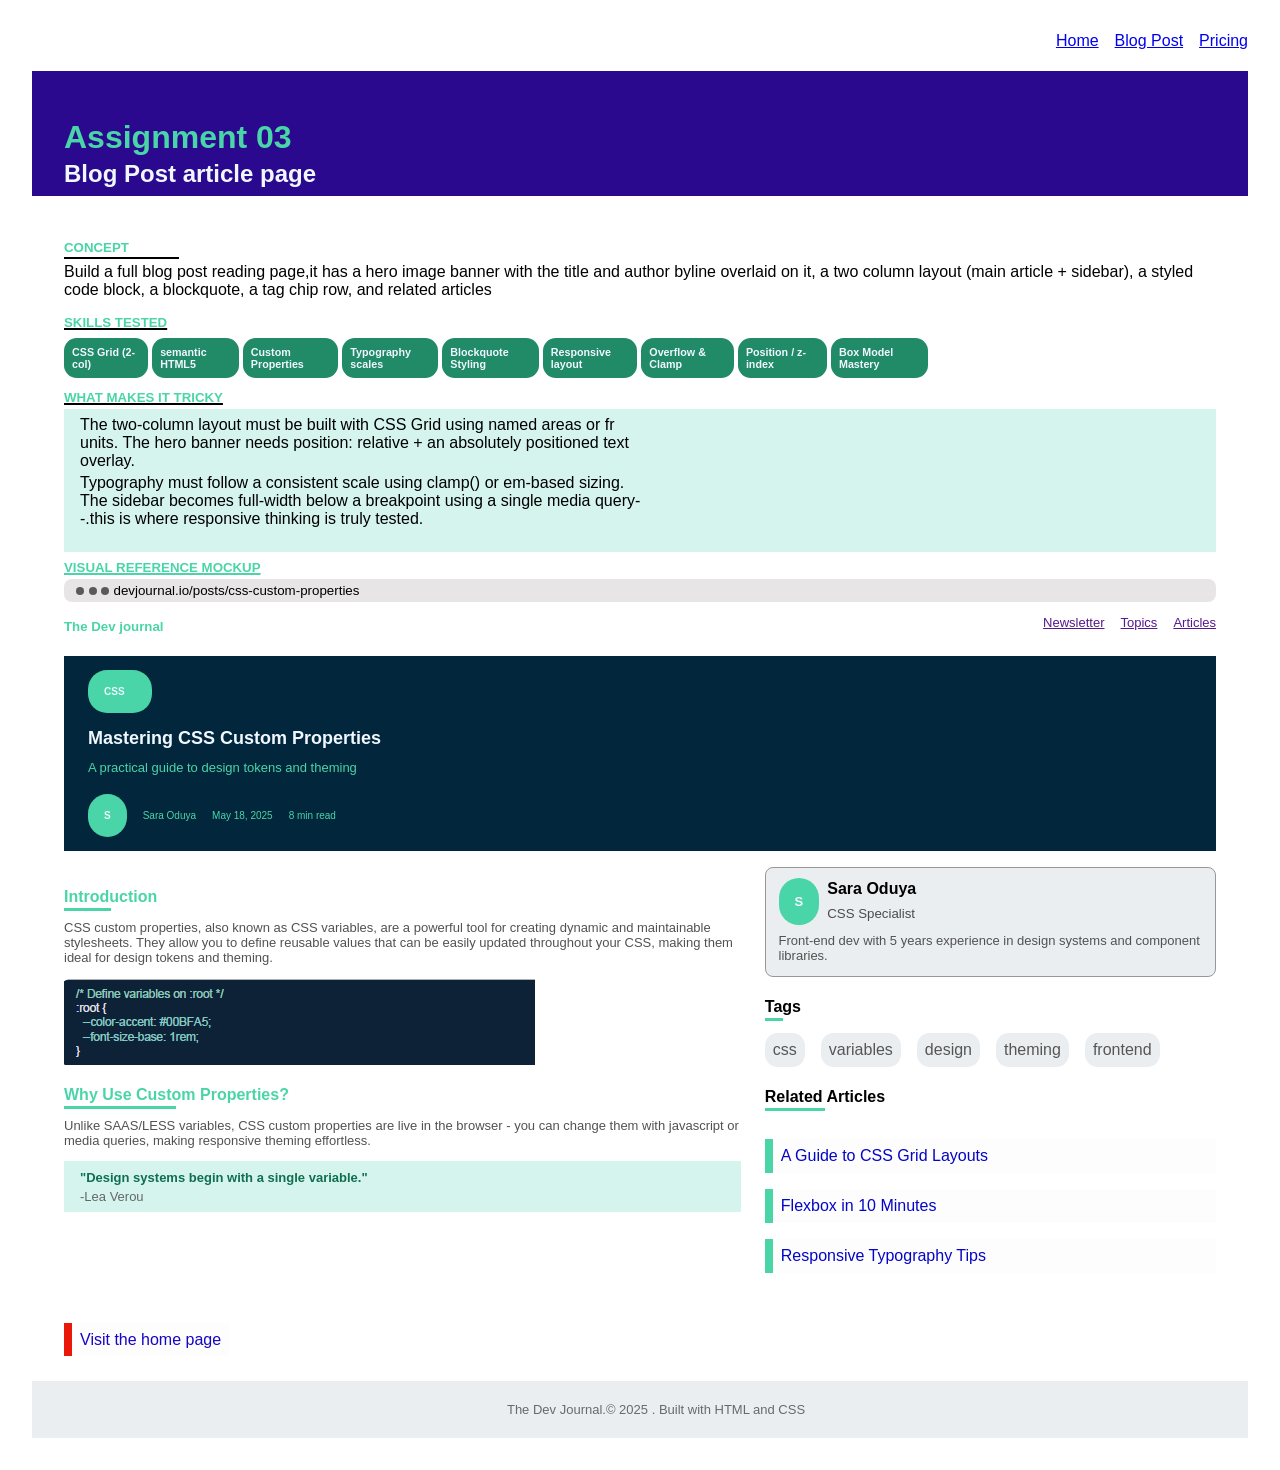
<file: blogpost.html>
<html>
     <head>
        <title>My Blog Post</title>
        <link rel="stylesheet" href="blogpost.css">
    </head>
    <body>
        <nav>
            <a href="personal bio.html">Home</a>
            <a href="blog post article.html">Blog Post</a>
            <a href="saas pricing.html">Pricing</a>
        </nav>

        <header>
            <h1>Assignment 03</h1>
            <h2>Blog Post article page</h2>
        </header>


        <main>
            <section class="conceptual">
                <h5>CONCEPT</h5>
                <P>Build a full blog post reading page,it has a hero image banner with the title and author byline overlaid on it, a two column layout (main article + sidebar), a styled code block, a blockquote, a tag chip row, and related articles</P>
            </section>

            <section class="skills-area">
                <H5>SKILLS TESTED</H5>
                <div class="skill-types">
                    <h6>CSS Grid (2-col)</h6> 
                    <h6>semantic HTML5</h6>
                    <h6>Custom Properties</h6>
                    <h6>Typography scales</h6>
                    <h6>Blockquote Styling</h6>
                    <h6>Responsive layout</h6>
                    <h6>Overflow & Clamp</h6>
                    <h6>Position / z-index</h6>
                    <h6>Box Model Mastery</h6>
                </div>
            </section>

            <H5 class = "tricky-header">WHAT MAKES IT TRICKY</H5>
            <div class="tricky-paragraph">
                <P>The two-column layout must be built with CSS Grid using named areas or fr units. The hero banner needs position: relative + an absolutely positioned text overlay.</P>    
                <p>Typography must follow a consistent scale using clamp() or em-based sizing. The sidebar becomes full-width below a breakpoint using a single media query--.this is where responsive thinking is truly tested.</p>   
            </div>
            
            <H5 class="visual-ref">VISUAL REFERENCE MOCKUP</H5>
           

            <P class="dev-journal">  
            <span class="dot1"></span>
            <span class="dot2"></span>
            <span class="dot3"></span>              devjournal.io/posts/css-custom-properties</P>

            <div class="journal-heading">
                <h5>The Dev journal</h5>

                <div class="journal-links">
                    <A href="">Newsletter</A>
                    <a href="">Topics</a>
                    <a href="">Articles</a>
                </div>
            </div>

            <section class="mastering-css">
                <h3>CSS</h3>
                <h2>Mastering CSS Custom Properties</h2>
                <h4>A practical guide to design tokens and theming</h4>

                <div class="sara">
                    <h3>S</h3>
                    <p>Sara Oduya</p>
                    <p>May 18, 2025</p>
                    <p>8 min read</p>
                </div>

               
            </section>

            <section class="css-intro">
                <section class="css-intro-first">
                    <h4>Introduction</h4>
                    <p>CSS custom properties, also known as CSS variables, are a powerful tool for creating dynamic and maintainable stylesheets. They allow you to define reusable values that can be easily updated throughout your CSS, making them ideal for design tokens and theming.</p>

                    <img src="blogpost.png" alt="A photo of a written code">
                    
                    <h4>Why Use Custom Properties?</h4>
                    <p>Unlike SAAS/LESS variables, CSS custom properties are live in the browser - you can change them with javascript or media queries, making responsive theming effortless.</p>

                    <div class="lea-v">
                        <p>"Design systems begin with a single variable."</p>
                        <h5>-Lea Verou</h5>
                    </div>
                </section>

                <div class="mid-css">
                    <div class="css-specialist">
                        <div class="css-name">
                            <h3>S</h3>
                            <section class="css-details">
                                <h4>Sara Oduya</h4>
                                <h5>CSS Specialist</h5>
                            </section>
                        </div>
                        <p>Front-end dev with 5 years experience in design systems and component libraries.</p>
                    </div>
                    <h4 class="tags">Tags</h4>
                    <div class="tag-links">
                        <a href="">css</a>
                        <a href="">variables</a>
                        <a href="">design</a>
                        <a href="">theming</a>
                        <a href="">frontend</a>
                    </div>

                    <h4>Related Articles</h4>
                    <div class="article-links">
                        <a href="">A Guide to CSS Grid Layouts</a>
                        <a href="">Flexbox in 10 Minutes</a>  
                        <a href="">Responsive Typography Tips</a> <br>
                    </div>
                </div>
                <div class="home-page-link">
                    <a href="personal bio.html">Visit the home page</a>
                </div>
            </section>
        </main>

        <footer>
            <p>The Dev Journal.&copy; 2025 . Built with HTML and CSS</p>
        </footer>
    </body>
</html>
</file>
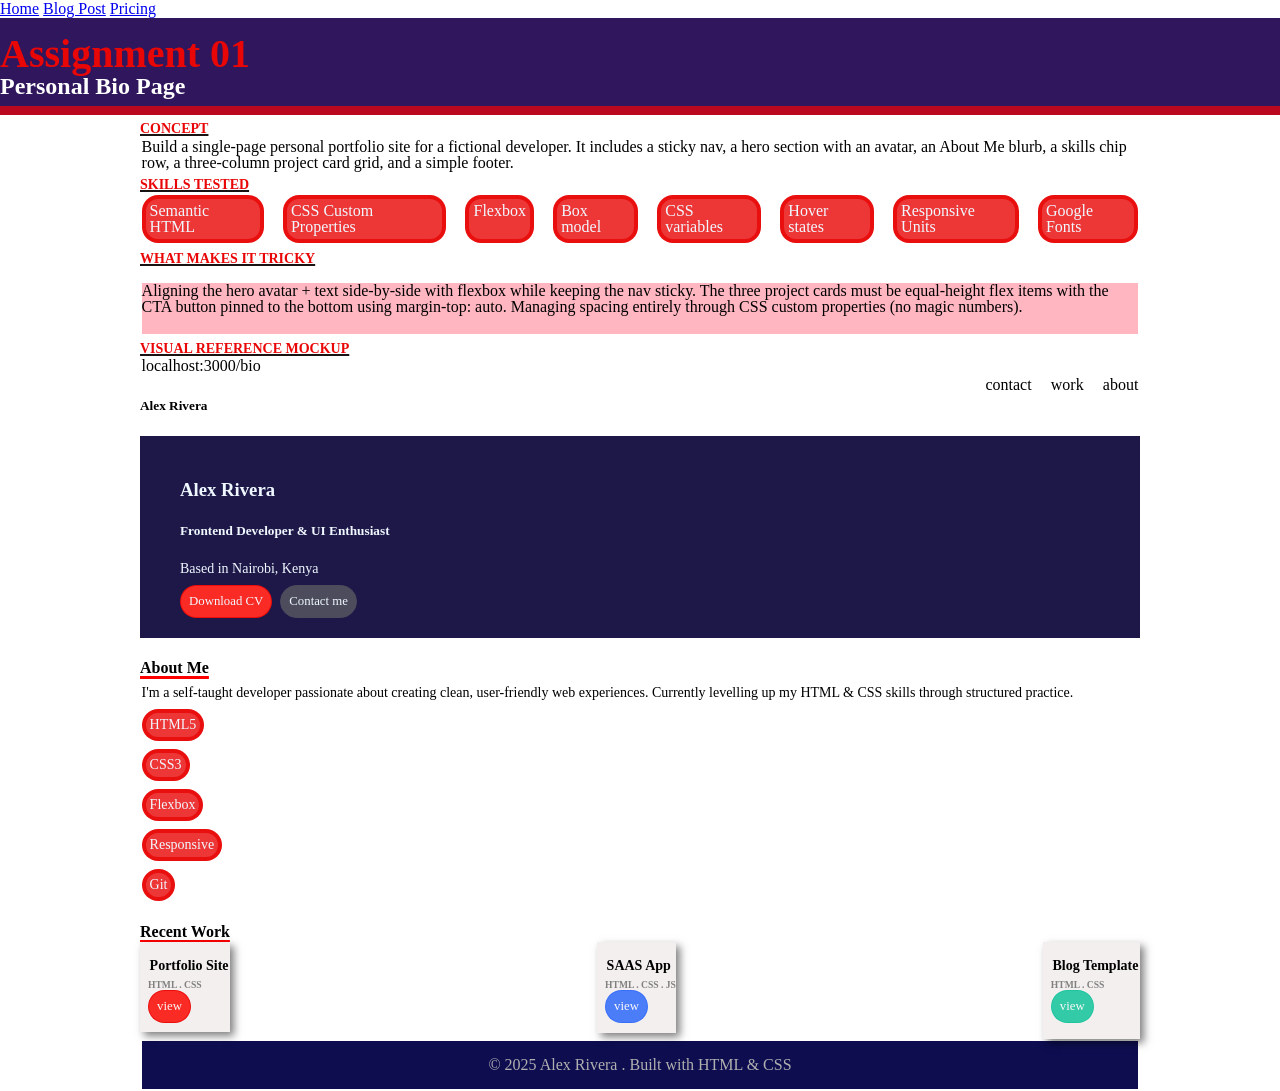
<file: personalbio.html>
<html>
    <head>
        <title>My Personal Bio</title>
        <link rel="stylesheet" href="personalbio.css">
    </head>
    <body>
        <nav>
            <a href="personalbio.html">Home</a>
            <a href="blogpost.html">Blog Post</a>
            <a href="saaspricing.html">Pricing</a>
        </nav>

        <header class="heading">
            <h1>Assignment 01</h1>
            <h3>Personal Bio Page</h3>
        </header>

        <div class="overall">
            <main>


                <h6>CONCEPT</h6>
                <P>Build a single-page personal portfolio site for a fictional developer. It includes a sticky nav, a hero section with an avatar, an About Me blurb, a skills chip row, a three-column project card grid, and a simple footer.</P>

                <section>
                    <h6>SKILLS TESTED</h6>
                
                    <div class="skills">
                        <p>Semantic HTML</p> 
                        <p>CSS Custom Properties</p>
                        <p>Flexbox</p>
                        <p>Box model</p>
                        <p>CSS variables</p>
                        <p>Hover states</p>
                        <p>Responsive Units</p>
                        <p>Google Fonts</p>
                    </div>
                </section>

                <section>
                    <h6>WHAT MAKES IT TRICKY</h6>

                    <P class="Paragraph">Aligning the hero avatar + text side-by-side with flexbox while keeping the nav sticky. The three project cards must be equal-height flex items with the CTA button pinned to the bottom using margin-top: auto. Managing spacing entirely through CSS custom properties (no magic numbers).</P>
                </section>

                <section>
                    <h6>VISUAL REFERENCE MOCKUP</h6>
                    <P class="local">localhost:3000/bio</P>

                    <div class="personal-about">
                        <h5>Alex Rivera</h5>
                        
                        <div class="contact-work-about">
                            <p>contact</p>
                            <p>work</p>
                            <p>about</p>
                        </div>
                    </div>

                    <div class="about-photo">
                        <h3>Alex Rivera</h3>
                        <h5>Frontend Developer & UI Enthusiast</h5>
                        <h6 class="location">Based in Nairobi, Kenya</h6>

                        <div class="contact-links">
                            <a href="">Download CV</a>
                            <a href="" class="contact-me">Contact me</a>
                        </div>
                    </div>
                </section>

                <section class="only-about">
                    <h4>About Me</h4>
                    <p>I'm a self-taught developer passionate about creating clean, user-friendly web experiences. Currently levelling up my HTML & CSS skills through structured practice.</p>

                    <div class="known-skills">
                        <p>HTML5</p>
                        <P>CSS3</P>
                        <P>Flexbox</P>
                        <p>Responsive</p>
                        <p>Git</p>
                    </div>  

                    <h4>Recent Work</h4>
                
                    <div class="sites">
                        
                        <div class="portfolio">
                            <p>Portfolio Site</p>
                            <h6>HTML . CSS</h6>
                            <a href="project assignment/personal bio.html">view</a>
                        </div>

                        <div class="saas">
                            <p>SAAS App</p>
                            <h6>HTML . CSS . JS</h6>
                            <a href="saas pricing.html">view</a>
                        </div>

                        <div class="blog">
                            <p>Blog Template</p>
                            <h6>HTML . CSS</h6>
                            <a href="blog post article.html">view</a>
                        </div>
                    </div> 
                </section>  
            </main>
            <footer class="bio-footer">

                <p>&copy; 2025 Alex Rivera . Built with HTML & CSS</p>

            </footer>
        </div>
    </body>
</html>
</file>
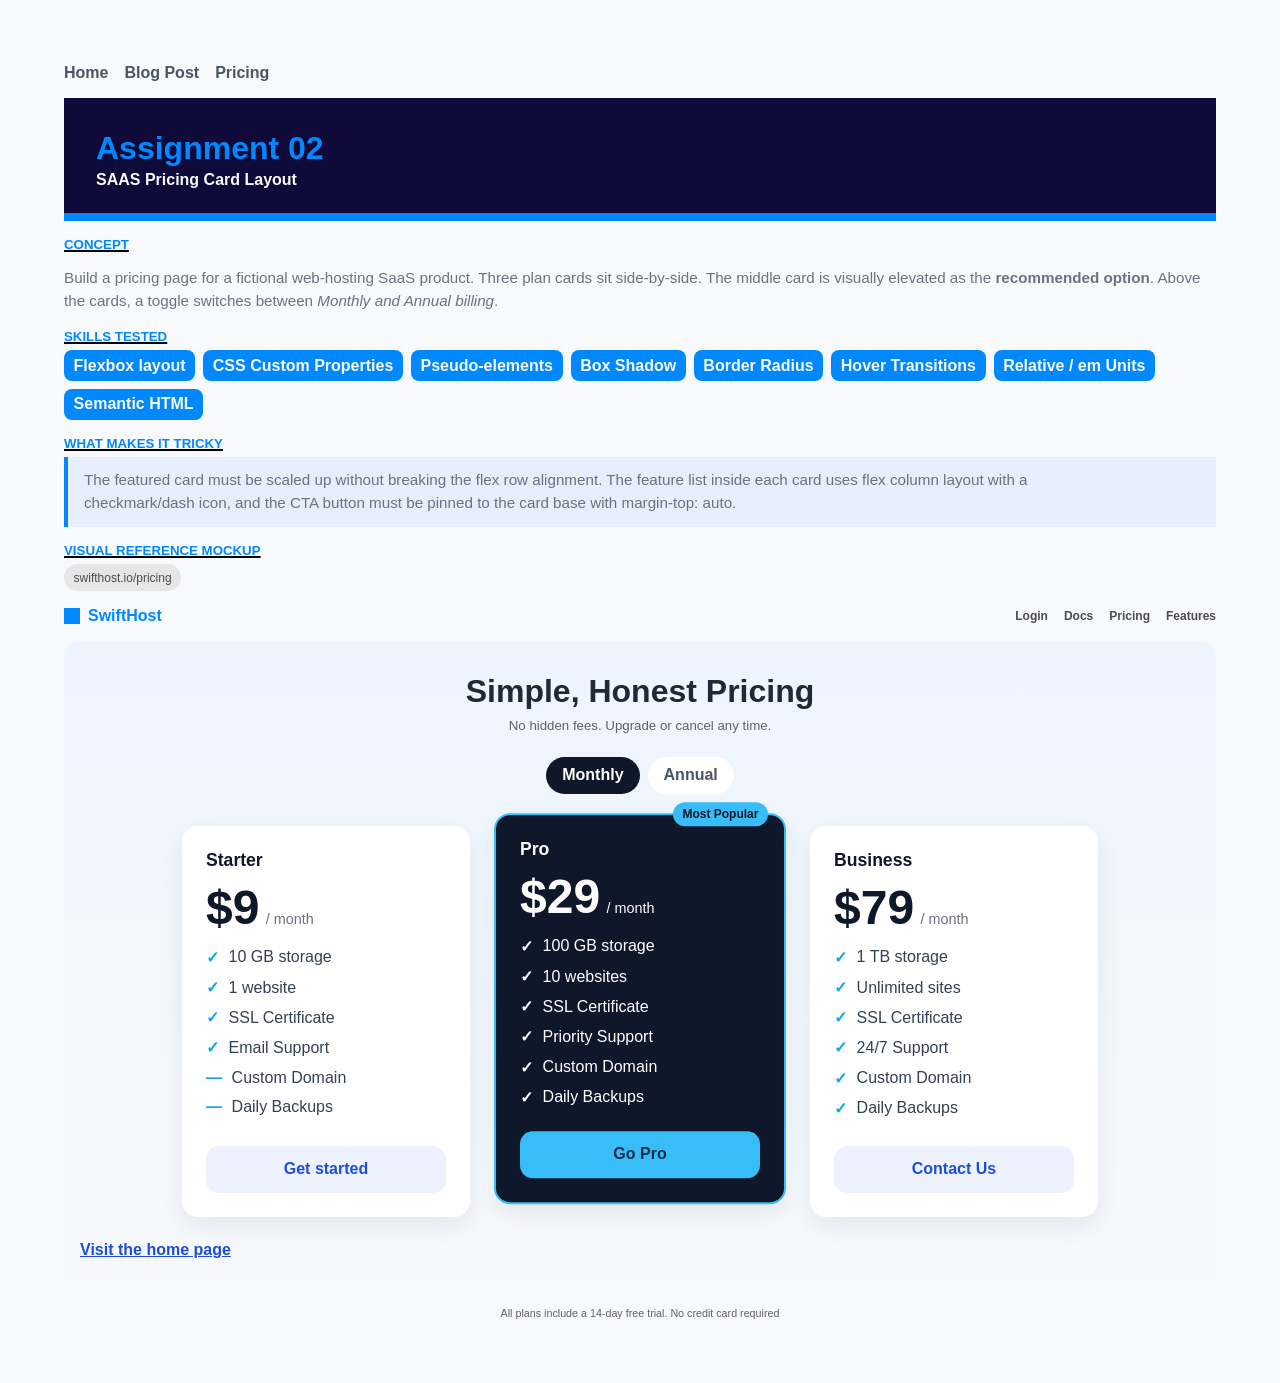
<file: saaspricing.html>
<!DOCTYPE html>
<html lang="en">
<head>
    <meta charset="UTF-8">
    <meta name="viewport" content="width=device-width, initial-scale=1.0">
    <title>SAAS pricing</title>
    <link rel="stylesheet" href="saaspricing.css">
</head>
<body>
    <nav>
        <a href="personalbio.html">Home</a>
        <a href="blogpost.html">Blog Post</a>
        <a href="saaspricing.html">Pricing</a>
    </nav>

    <header>
        <h1>Assignment 02</h1>
        <h2>SAAS Pricing Card Layout</h2>
    </header>

    <main>
        <section class="concept-saas">
            <h5>CONCEPT</h5>
            <p>Build a pricing page for a fictional web-hosting SaaS product. Three plan cards sit side-by-side. The middle card is visually elevated as the <strong>recommended option</strong>. Above the cards, a toggle switches between <em>Monthly and Annual billing</em>.</p>
        </section>

        <section class="skills-area-saas">
            <h5>SKILLS TESTED</h5>
            <div class="skill-type-saas">
                <p><strong>Flexbox layout</strong></p>
                <p><strong>CSS Custom Properties</strong></p>
                <p><strong>Pseudo-elements</strong></p>
                <p><strong>Box Shadow</strong></p>
                <p><strong>Border Radius</strong></p>
                <p><strong>Hover Transitions</strong></p>
                <p><strong>Relative / em Units</strong></p>
                <p><strong>Semantic HTML</strong></p>
            </div>
        </section>

        <section class="tricky-saas">
            <h5>WHAT MAKES IT TRICKY</h5>
            <div class="paragraph-saas">
                <p>The featured card must be scaled up without breaking the flex row alignment. The feature list inside each card uses flex column layout with a checkmark/dash icon, and the CTA button must be pinned to the card base with margin-top: auto.</p>
            </div>
        </section>

        <section class="visual-ref-saas">
            <h5>VISUAL REFERENCE MOCKUP</h5>
            <h6>swifthost.io/pricing</h6>
        </section>

        <section class="swifthost-saas">
            <h4><span class="swifthost-span"></span>SwiftHost</h4>
            <div class="swifthost-credentials">
                <h6>Login</h6>
                <h6>Docs</h6>
                <h6>Pricing</h6>
                <h6>Features</h6>
            </div>
        </section>

        <section class="saas-pricing-details">
            <h3>Simple, Honest Pricing</h3>
            <h5>No hidden fees. Upgrade or cancel any time.</h5>
            <div class="monthly-annual">
                <a class="toggle active" href="#">Monthly</a>
                <a class="toggle" href="#">Annual</a>
            </div>

            <div class="pricing-plans">
                <article class="plan-card plan-starter">
                    <div>
                        <h4>Starter</h4>
                        <div class="price-row">
                            <h1>$9</h1>
                            <span>/ month</span>
                        </div>
                    </div>
                    <ul>
                        <li><span>✓</span> 10 GB storage</li>
                        <li><span>✓</span> 1 website</li>
                        <li><span>✓</span> SSL Certificate</li>
                        <li><span>✓</span> Email Support</li>
                        <li><span>—</span> Custom Domain</li>
                        <li><span>—</span> Daily Backups</li>
                    </ul>
                    <a class="plan-btn" href="#">Get started</a>
                </article>

                <article class="plan-card plan-pro featured">
                    <div class="featured-tag">Most Popular</div>
                    <div>
                        <h4>Pro</h4>
                        <div class="price-row">
                            <h1>$29</h1>
                            <span>/ month</span>
                        </div>
                    </div>
                    <ul>
                        <li><span>✓</span> 100 GB storage</li>
                        <li><span>✓</span> 10 websites</li>
                        <li><span>✓</span> SSL Certificate</li>
                        <li><span>✓</span> Priority Support</li>
                        <li><span>✓</span> Custom Domain</li>
                        <li><span>✓</span> Daily Backups</li>
                    </ul>
                    <a class="plan-btn featured-btn" href="#">Go Pro</a>
                </article>

                <article class="plan-card plan-business">
                    <div>
                        <h4>Business</h4>
                        <div class="price-row">
                            <h1>$79</h1>
                            <span>/ month</span>
                        </div>
                    </div>
                    <ul>
                        <li><span>✓</span> 1 TB storage</li>
                        <li><span>✓</span> Unlimited sites</li>
                        <li><span>✓</span> SSL Certificate</li>
                        <li><span>✓</span> 24/7 Support</li>
                        <li><span>✓</span> Custom Domain</li>
                        <li><span>✓</span> Daily Backups</li>
                    </ul>
                    <a class="plan-btn" href="#">Contact Us</a>
                </article>
            </div>

            <a class="home-link" href="personal bio.html">Visit the home page</a>
        </section>
    </main>

    <footer>
        <h6>All plans include a 14-day free trial. No credit card required</h6>
    </footer>
</body>
</html>
</file>
<file: blogpost.css>
body {
    max-inline-size: 100%;
    margin-inline: auto;
    margin: 1rem;
    padding: 1rem;
    font-family: Verdana, Geneva, Tahoma, sans-serif;
}

main {
    max-inline-size: 100%;
    margin-inline: auto;
    margin: 1rem;
    padding: 1rem;
    font-family: Verdana, Geneva, Tahoma, sans-serif;
}

nav {
    display: flex;
    justify-content: end;
    gap: 1rem;
    margin-bottom: 1rem;
}

header {
    background-color: rgb(42, 9, 142);
    
    padding-left: 2rem;

    h1 { color: rgb(73, 213, 167);
        margin-bottom: 0.25rem;
        padding-top: 3rem;

    }
    h2 {
        color: aliceblue;
        margin-top: 0.25rem;
        padding-bottom: 0.5rem;
    }
}


.conceptual {
    h5{
        color:rgb(73, 213, 167);
        margin-bottom: 0.25rem;
        margin-top: 0.5rem;

    }

    h5::after {
        content: "";
        display: block;
        width: 10%;
        height: 0.15rem;
        background-color: black;
        margin-top: 0.1rem;
    }

    p {
        margin-top: 0.25rem;
    }
}

.skills-area {
    h5{
        color:rgb(73, 213, 167);
        text-decoration: underline; 
        text-decoration-color: black;
        text-decoration-thickness: 0.125rem;
        margin-bottom: 0.25rem;
        margin-top: 0.5rem;
    }
}

.skill-types {
    display: flex ;
    justify-content: space-between;
    gap: 0.25rem;
    max-width: 75%;
   
    h6 {
        margin-top: 0.25rem;
        margin-bottom: 0.25rem;
        background-color: rgb(33, 138, 103);
        color: aliceblue;
        padding: 0.5rem;
        border-radius: 0.8rem;
         text-wrap: unset;
    }
}

.tricky-header {
    color:rgb(73, 213, 167);
    text-decoration: underline; 
    text-decoration-color: black;
    text-decoration-thickness: 0.125rem;
    margin-bottom: 0.25rem;
    margin-top: 0.5rem;

}

.tricky-paragraph {
    background-color: rgb(213, 244, 238);
    padding-left: 1rem;
    border: 1rem;
    
    border-color: black;
    padding-top: 0.15rem;
    padding-bottom: 1.25rem;
    margin-bottom: 0.25rem;
}    

   .tricky-paragraph p{
        max-width: 50%;
        margin-top: 0.25rem;
        margin-bottom: 0.25rem;
    }
    


.visual-ref {
    color:rgb(73, 213, 167);
    text-decoration: underline; 
    text-decoration-color: rgb(73, 213, 167);
    text-decoration-thickness: 0.125rem;
    margin-bottom: 0.25rem;
    margin-top: 0.5rem;
}

.dev-journal {
    margin-top: 0.25rem;
    text-indent:0.5rem;
    font-size: smaller;
    background-color: rgb(231, 229, 229);
    padding: 0.25rem;
    border-radius: 0.5rem;
}

.dot1, .dot2, .dot3 {
    height: 0.5rem;
    width: 0.5rem;
    background-color: rgb(89, 91, 90);
    border-radius: 50%;
    display: inline-block;
    margin-right: .05rem;
}


.journal-heading {
    display: flex;
    justify-content: space-between;

    h5 {
        margin-top: 0.25rem;
        color:rgb(73, 213, 167); 
    }
    
    .journal-links {
        display: flex;
        justify-content: space-between;
        gap: 1rem;
        font-size: small;
        
    }
}

.mastering-css {
    background-color: rgb(2, 38, 60);
    padding: 0.25rem;
    padding-left: 1.5rem;

    h3{
        font-size: x-small;
        color: aliceblue;
        background-color: rgb(73, 213, 167);
        padding: 1rem; 
        border-radius: 1.2rem;
        max-width: 2rem;
        max-height: 1rem;
    }

    h2{
        font-size: large;
        color: aliceblue;
        max-width: max-content;
        margin-bottom: 0.25rem;

    }

    h4{
        font-size: small;
        color: rgb(73, 213, 167);
        font-weight: lighter;
        margin-top: 0.7rem;
    }

    .sara {
        display: flex;
        justify-content: left;
        gap: 1rem;

        h3{ 
            margin-top: 0.1rem;
            font-size: x-small;
            color: aliceblue;
            background-color: rgb(73, 213, 167);
            padding: 1rem; 
            border-radius: 1.5rem;
            max-width: max-content;

        }
        p{
            margin-top: 1.1rem;
            color: rgb(73, 213, 167);
            font-weight: lighter;
            font-size: x-small;
        }
    }
}

.css-intro {
    display: grid;
    grid-template-columns: 1.5fr 1fr;
    gap: 1.5rem;
    align-items: start;
    margin-top: 1rem;

    h4 {
        color: rgb(73, 213, 167);
        display: inline-block;
        margin-bottom: 0.25rem;
    }

    h4::after {
        content: "";
        display: block;
        width: 50%;
        height: 0.2rem;
        background-color: rgb(73, 213, 167);
        margin-top: 0.1rem;
    }

    p {
        color: rgb(82, 82, 82);
        font-size: small;
        margin-top: 0.3rem;
    }

    .css-intro-first,
    .mid-css {
        min-width: 0;
    }

    .home-page-link {
        grid-column: 1 / -1;
    }
}


.lea-v {

        background-color: rgb(213, 244, 238);
        padding-left: 1rem;
        border-left: 1rem;
        border-color: rgb(73, 213, 167);
        
        padding-top: 0.25rem;

        p{
            color: rgb(15, 111, 79);
            font-weight: bold;
            margin-bottom: 0.25;
        }

        h5{
            color: rgb(103, 102, 102);
            font-weight: 400;
            font-size: small;
            margin-top: 0.25rem;
            padding-bottom: 0.5rem;
        }
    }

    .css-specialist {
        background-color: rgb(235, 238, 241);
        border: solid 0.05rem;
        border-color: rgb(152, 151, 151);
        border-radius: 0.5rem;
        padding-left: 0.8rem;

        h3{
            margin-top: 0.1rem;
            font-size: small;
            color: aliceblue;
            background-color: rgb(73, 213, 167);
            padding: 1rem; 
            border-radius: 1.5rem;
            max-width: max-content;
            margin-bottom: 0.25rem;

        }

        h4 {
            color: black;
            text-decoration: none;
            margin-top: 0.25rem;
            margin-bottom: 0.25rem;
        }

        h4::after {
            display: none;
        }

        h5 {
            margin-top: 0.25rem;
            margin-bottom: 0.25rem;
            color: rgb(75, 75, 75);
            font-weight: lighter;
        }

        p {
            margin-top: 0.25rem;
        }
    }

   .css-name {
    padding-top: 0.5rem;
    display: flex;
    gap: 0.5rem;
    margin-bottom: 0.25rem;
   }

    .tags h4 {
    color: black;
    text-decoration: none;
   }

   .mid-css > h4 {
    color: black;
    text-decoration: none;
   }

   .tag-links {
    margin-top: 0.5rem;
    display: flex;
    gap: 1rem;

    a{
    background-color: rgb(235, 238, 241);
    color:rgb(87, 86, 86);
    text-decoration: none;
    padding: 0.5rem;
    border-radius: 0.8rem;

    }
   }

   .article-links {
    margin-top: 1.5rem;
    display: flex ;
    flex-direction: column;
    gap: 1rem;
    a {
        background-color: rgb(253, 253, 253);
        color:rgb(5, 5, 199);
        text-decoration: none;
        padding: 0.5rem;
        border-left: 0.5rem solid rgb(73, 213, 167);
    }
   }

    
    .home-page-link {
        a{
            background-color: rgb(253, 253, 253);
            color:#1505c7;
            text-decoration: none;
            padding: 0.5rem;
            border-left: 0.5rem solid rgb(234, 24, 9);
        }
    }


    @media (max-width: 600px) {
        .css-intro {
           grid-template-columns: 1fr;
        }
    }
    footer {
        background-color: rgb(235, 238, 241);
        padding-left: 2rem;
        padding-top: 0.5rem;
        padding-bottom: 0.5rem;
        text-align: center;
        margin-top: 1rem;

        p {
            color: rgb(105, 105, 105);
            font-size: small;
        }
    }
</file>
<file: personalbio.css>
body {
    margin: 0;
    padding: 0;
    font-family: 'Times New Roman', Times, serif;
}

.heading {
    text-align: left;
    padding-top: 1rem;
    padding-bottom: 0.5rem;
    color: rgba(233, 6, 6, 0.8);
    line-height: 2.5rem;
    background-color: rgba(30, 2, 78, 0.918);
    border-bottom: 0.6rem solid rgba(249, 3, 3, 0.685);
}

.heading h1 {
    font-size: 2.5rem;
    line-height: 2.5rem;
    color: rgb(233, 6, 6);
    margin: 0;
}

.heading h3 {
    font-size: 1.5rem;
    line-height: 1.5rem;
    color: white;
    margin: 0;
}

h6 {
    font-size: 0.875rem;
    color: rgb(233, 6, 6);
    margin-bottom: 0rem;
    margin-top: 0.4rem;
    text-decoration: underline;
    text-decoration-color: rgba(7, 0, 0, 0.929);
    text-decoration-thickness: 0.125rem;
}

p {
    font-size: 1rem;
    line-height: 1rem;
    color: black;
    margin-top: 0.1rem;
    margin-bottom: 0.1rem;
    margin-inline: 0.1rem;
}

.skills {
    max-width: max-content;
    display: flex;
    justify-content: space-between;
    gap: 1rem;
    text-decoration: none;
    font-size: 1rem;
    color: black;
   
}

.skills p {
    text-wrap: none;
    display: flex;
    gap: 1rem;
    background-color: rgba(233, 6, 6, 0.8);
    border: solid 0.25rem rgba(233, 6, 6, 0.8);
    padding: 0.25rem;
    border-radius: 1rem;
    border-width: 0.25rem;
    color: aliceblue;
}

.paragraph {
    margin-top: 1rem;
    margin-bottom: 0.05rem;
    padding-bottom: 1.2rem;
    margin-inline: 0.1rem;
    font-size: 1rem;
    line-height: 1rem;
    color: black;
    background-color: lightpink;
    
}


.personal-about {
    display: flex;
    justify-content: space-between;
    
}

.contact-work-about {
    display: flex;
    justify-content: end;
    gap: 1rem;
}

.about-photo {
    background-color: rgb(30, 24, 73);
    padding-top: 1.5rem ;
    padding-bottom: 1.25rem;
    padding-left: 2.5rem;
    color: aliceblue;
    
}

.location {
    font-size: 0.875rem;
    font-weight: normal;
    color: aliceblue;
    text-decoration: none;
    margin-bottom: 0.5rem;
    
}

.contact-links   {
    max-width: fit-content;
    justify-content: space-between;
    display: flex;
    gap: 0.5rem;
    a {
        color: aliceblue;
        text-decoration: none;
        font-size: 0.8rem;
        background-color: rgb(250, 43, 36);
        border: solid 0.25rem rgba(233, 6, 6, 0.8);
        padding: 0.5rem;
        border-radius: 1.5rem;
        border-width: 0.1rem;
       
    }
    .contact-me {
        background-color: rgb(76, 76, 92);
        border-color: rgb(76, 76, 92) ;

    }  
}

.only-about h4 {
    text-decoration: underline;
    text-decoration-color: red;
    text-decoration-style: solid;
    text-underline-offset: 0.2rem;
    text-decoration-thickness: 0.2rem;
    margin-bottom: 0.1rem;
   
}

.only-about p {
    font-size: 0.875rem;
    margin-top: 0.5rem;

}

.known-skills {
    p {
    max-width: max-content;
    display: flex;
    justify-content: space-between;
    gap: 1rem;
    text-decoration: none;
    text-wrap: none;
    background-color: rgba(233, 6, 6, 0.8);
    border: solid 0.25rem rgba(233, 6, 6, 0.8);
    padding: 0.25rem;
    border-radius: 1rem;
    border-width: 0.25rem;
    color: aliceblue;
    }
}


.sites {
    display: flex;
    justify-content: space-between;
}

.portfolio {
    display: flex;
    flex-direction: column;
    box-shadow: 0.25rem 0.25rem 0.5rem rgba(0, 0, 0, 0.5);
    overflow: hidden;   
    height: 50%;
    background-color: #f4efef; 
    aspect-ratio: 18/18;

}

.portfolio img {
    width: 100%;
    height: 100%;
    object-fit: cover;
}

.portfolio p {
    font-weight: bold;
    margin-bottom: 0;
    margin-top: 1rem;
    padding-left: 0.5rem;

}

.portfolio h6 {
    margin-top: 0.3rem;
    padding-left: 0.5rem;
    font-size: 0.6rem;
    color: gray;
    text-decoration: none;

}

.portfolio a {
    max-width: max-content;
    text-decoration: none;
    color: rgb(251, 247, 247);
    font-size: 0.8rem;
    background-color: rgb(250, 43, 36);
    border: solid 0.25rem rgba(233, 6, 6, 0.8);
    padding: 0.5rem;
    border-radius: 1.5rem;
    border-width: 0.1rem;
    margin-bottom: 0.8rem;
    margin-left: 0.5rem;
    
}



.saas {
    display: flex;
    flex-direction: column;
    box-shadow: 0.25rem 0.25rem 0.5rem rgba(0, 0, 0, 0.5);
    overflow: hidden;   
    height: 25%;
    background-color: #f4efef; 
    aspect-ratio: 20/23;

}

.saas img {
    width: 100%;
    height: 100%;
    object-fit: cover;
}

.saas p {
    font-weight: bold;
    margin-bottom: 0;
    margin-top: 1rem;
    padding-left: 0.5rem;

}

.saas h6 {
    margin-top: 0.3rem;
    padding-left: 0.5rem;
    font-size: 0.6rem;
    color: gray;
    text-decoration: none;

}

.saas a {
    max-width: max-content;
    text-decoration: none;
    color: rgb(251, 247, 247);
    font-size: 0.8rem;
    background-color:  rgba(54, 110, 250, 0.888);
    border: solid 0.25rem rgba(54, 110, 250, 0.888);
    padding: 0.5rem;
    border-radius: 1.5rem;
    border-width: 0.1rem;
    margin-bottom: 0.8rem;
    margin-left: 0.5rem;
    
}




.blog {
    display: flex;
    flex-direction: column;
    box-shadow: 0.25rem 0.25rem 0.5rem rgba(0, 0, 0, 0.5);
    overflow: hidden;   
    height: 25%;
    background-color: #f4efef; 
    aspect-ratio: 18/18;

}

.blog img {
    width: 100%;
    height: 100%;
    object-fit: cover;
}

.blog p {
    font-weight: bold;
    margin-bottom: 0;
    margin-top: 1rem;
    padding-left: 0.5rem;

}

.blog h6 {
    margin-top: 0.3rem;
    padding-left: 0.5rem;
    font-size: 0.6rem;
    color: gray;
    text-decoration: none;

}

.blog a {
    max-width: max-content;
    text-decoration: none;
    color: rgb(251, 247, 247);
    font-size: 0.8rem;
    background-color:  rgba(27, 197, 157, 0.888);
    border: solid 0.25rem rgba(27, 197, 157, 0.888);
    padding: 0.5rem;
    border-radius: 1.5rem;
    border-width: 0.1rem;
    margin-bottom: 0.8rem;
    margin-left: 0.5rem;
    
}

.bio-footer p{
    background-color: rgb(13, 13, 80);
    color: #b1b0b0;
    text-align: center;
    padding: 1rem;
}

.overall {
    max-inline-size: 1000px;
    margin-inline: auto;
}
</file>
<file: saaspricing.css>
body {
    margin: 0;
    padding: 4rem;
    font-family: 'Segoe UI', Tahoma, Geneva, Verdana, sans-serif;
    background: #f7f9fc;
    color: #1f2937;
}

nav {
    display: flex;
    gap: 1rem;
    margin-bottom: 1rem;
}

nav a {
    text-decoration: none;
    color: #4b5563;
    font-weight: 600;
}

header {
    background-color: rgb(15, 10, 57);
    border-bottom: solid rgb(0, 136, 255) 0.5rem;
    padding: 2rem 2rem 1.5rem;
}

header h1 {
    color: rgb(0, 136, 255);
    margin: 0 0 0.25rem;
    font-size: 2rem;
}

header h2 {
    color: #f8fafc;
    margin: 0;
    font-size: 1rem;
}

.concept-saas,
.skills-area-saas,
.tricky-saas,
.visual-ref-saas {
    margin-top: 1rem;
}

.concept-saas h5,
.skills-area-saas h5,
.tricky-saas h5,
.visual-ref-saas h5 {
    color: rgb(0, 136, 255);
    text-decoration: underline;
    text-decoration-color: black;
    text-decoration-thickness: 0.15rem;
    margin: 0 0 0.4rem;
}

.concept-saas p,
.tricky-saas p,
.concept-saas p strong,
.concept-saas p em {
    color: #6b7280;
    font-size: 0.95rem;
    line-height: 1.5;
}

.skill-type-saas {
    display: flex;
    flex-wrap: wrap;
    gap: 0.5rem;
}

.skill-type-saas p {
    color: #f8fafc;
    background-color: rgb(0, 136, 255);
    border-radius: 0.5rem;
    padding: 0.4rem 0.6rem;
    margin: 0;
}

.paragraph-saas {
    border-left: solid rgb(0, 136, 255) 0.25rem;
    padding: 0.75rem 1rem;
    background-color: rgb(229, 238, 250);
}

.paragraph-saas p {
    max-width: 60rem;
    margin: 0;
}

.visual-ref-saas h6 {
    background-color: rgb(231, 230, 230);
    margin: 0;
    padding: 0.4rem 0.6rem;
    border-radius: 1rem;
    color: rgb(78, 77, 77);
    font-size: 0.75rem;
    font-weight: 500;
    display: inline-block;
}

.swifthost-saas {
    display: flex;
    justify-content: space-between;
    align-items: center;
    margin: 1rem 0;
}

.swifthost-saas h4 {
    color: rgb(0, 136, 255);
    margin: 0;
    display: flex;
    align-items: center;
}

.swifthost-credentials {
    display: flex;
    gap: 1rem;
}

.swifthost-credentials h6 {
    color: rgb(78, 77, 77);
    margin: 0;
    font-size: 0.75rem;
    font-weight: 600;
}

.swifthost-span {
    display: inline-flex;
    align-items: center;
    justify-content: center;
    margin-right: 0.5rem;
    gap: 1rem;
    width: 1rem;
    height: 1rem;
    background: rgb(0, 136, 255);
    color: #ffffff;
    font-weight: 700;
    font-size: 0.75rem;
    border-radius: none;
    text-transform: uppercase;
    letter-spacing: 0.4rem;
}
.saas-pricing-details {
    background: linear-gradient(180deg, #eef5ff 0%, #f7f9fc 100%);
    padding: 2rem 1rem;
    border-radius: 1rem;
}

.saas-pricing-details h3 {
    text-align: center;
    margin: 0;
    font-size: 2rem;
    font-weight: 700;
}

.saas-pricing-details h5 {
    text-align: center;
    margin: 0.5rem 0 1.5rem;
    font-weight: 500;
    color: rgb(99, 98, 98);
}

.monthly-annual {
    display: flex;
    justify-content: center;
    align-items: center;
    gap: 0.5rem;
    margin-bottom: 2rem;
}

.toggle {
    text-decoration: none;
    color: #4b5563;
    background: #fff;
    border-radius: 999px;
    padding: 0.6rem 1rem;
    font-weight: 600;
}

.toggle.active {
    background: #0f172a;
    color: #fff;
}

.pricing-plans {
    display: flex;
    justify-content: center;
    align-items: stretch;
    gap: 1.5rem;
    flex-wrap: wrap;
}

.plan-card {
    background: #fff;
    border-radius: 1rem;
    padding: 1.5rem;
    width: 240px;
    display: flex;
    flex-direction: column;
    box-shadow: 0 10px 25px rgba(15, 23, 42, 0.08);
    position: relative;
}

.plan-card h4 {
    margin: 0;
    font-size: 1.1rem;
    color: #0f172a;
}

.price-row {
    display: flex;
    align-items: flex-end;
    gap: 0.4rem;
    margin: 0.8rem 0 1rem;
}

.price-row h1 {
    margin: 0;
    font-size: 3rem;
    line-height: 1;
    color: #0f172a;
}

.price-row span {
    color: #6b7280;
    font-size: 0.9rem;
    padding-bottom: 0.3rem;
}

.plan-card ul {
    list-style: none;
    padding: 0;
    margin: 0 0 1.5rem;
    display: flex;
    flex-direction: column;
    gap: 0.7rem;
    flex: 1;
}

.plan-card li {
    display: flex;
    align-items: center;
    gap: 0.6rem;
    color: #334155;
}

.plan-card li span {
    color: #0ea5e9;
    font-weight: 700;
}

.plan-btn {
    display: block;
    text-align: center;
    text-decoration: none;
    background: #eef2ff;
    color: #1d4ed8;
    font-weight: 700;
    padding: 0.9rem;
    border-radius: 0.8rem;
    margin-top: auto;
}

.plan-pro {
    background: #0f172a;
    color: #fff;
    transform: translateY(-0.8rem);
    border: 2px solid #38bdf8;
}

.plan-pro h4,
.plan-pro .price-row h1,
.plan-pro .price-row span,
.plan-pro li,
.plan-pro li span {
    color: #fff;
}

.featured-tag {
    position: absolute;
    top: -0.8rem;
    right: 1rem;
    background: #38bdf8;
    color: #0f172a;
    font-size: 0.75rem;
    font-weight: 700;
    padding: 0.3rem 0.6rem;
    border-radius: 999px;
}

.featured-btn {
    background: #38bdf8;
    color: #082f49;
}

.home-link {
    display: inline-block;
    margin-top: 1.5rem;
    color: #1d4ed8;
    font-weight: 600;
}

footer {
    margin-top: 1rem;
}

footer h6 {
    text-align: center;
    color: rgb(99, 98, 98);
    font-weight: 400;
    margin: 0;
}
</file>
